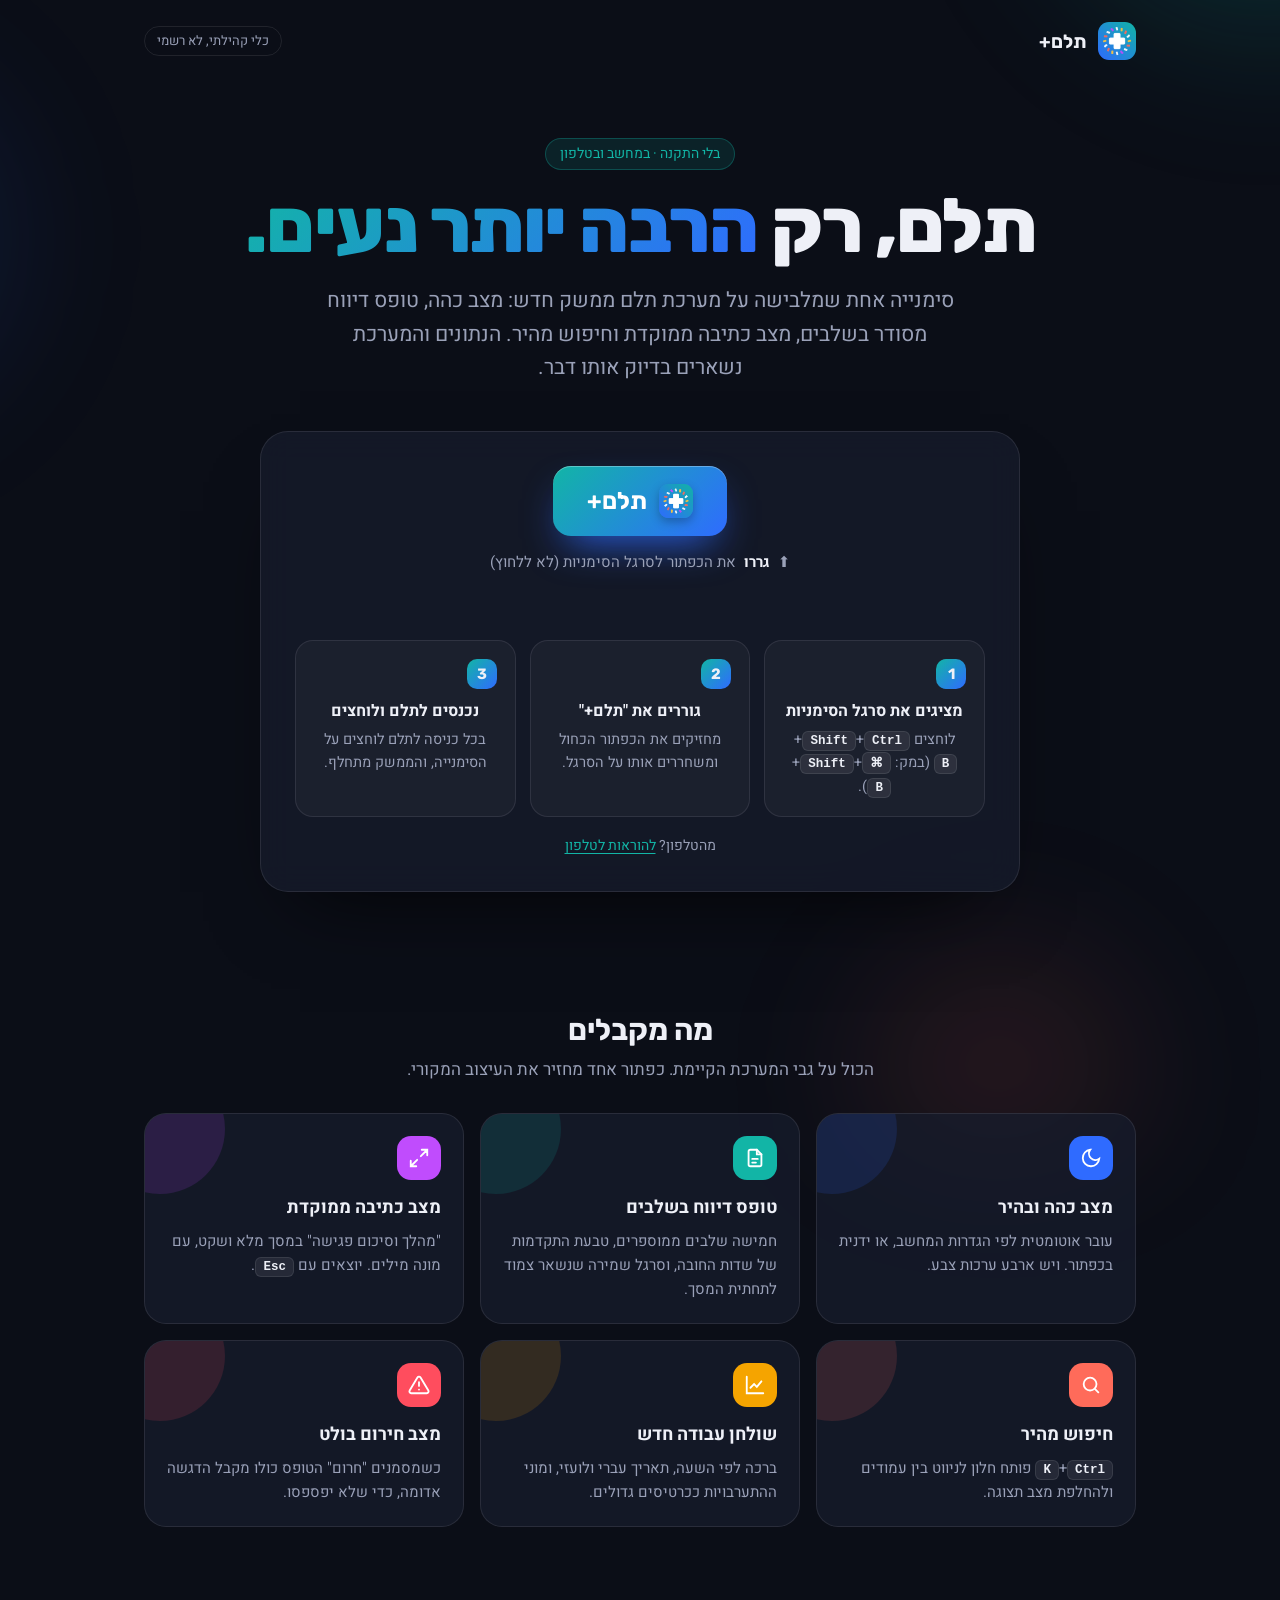
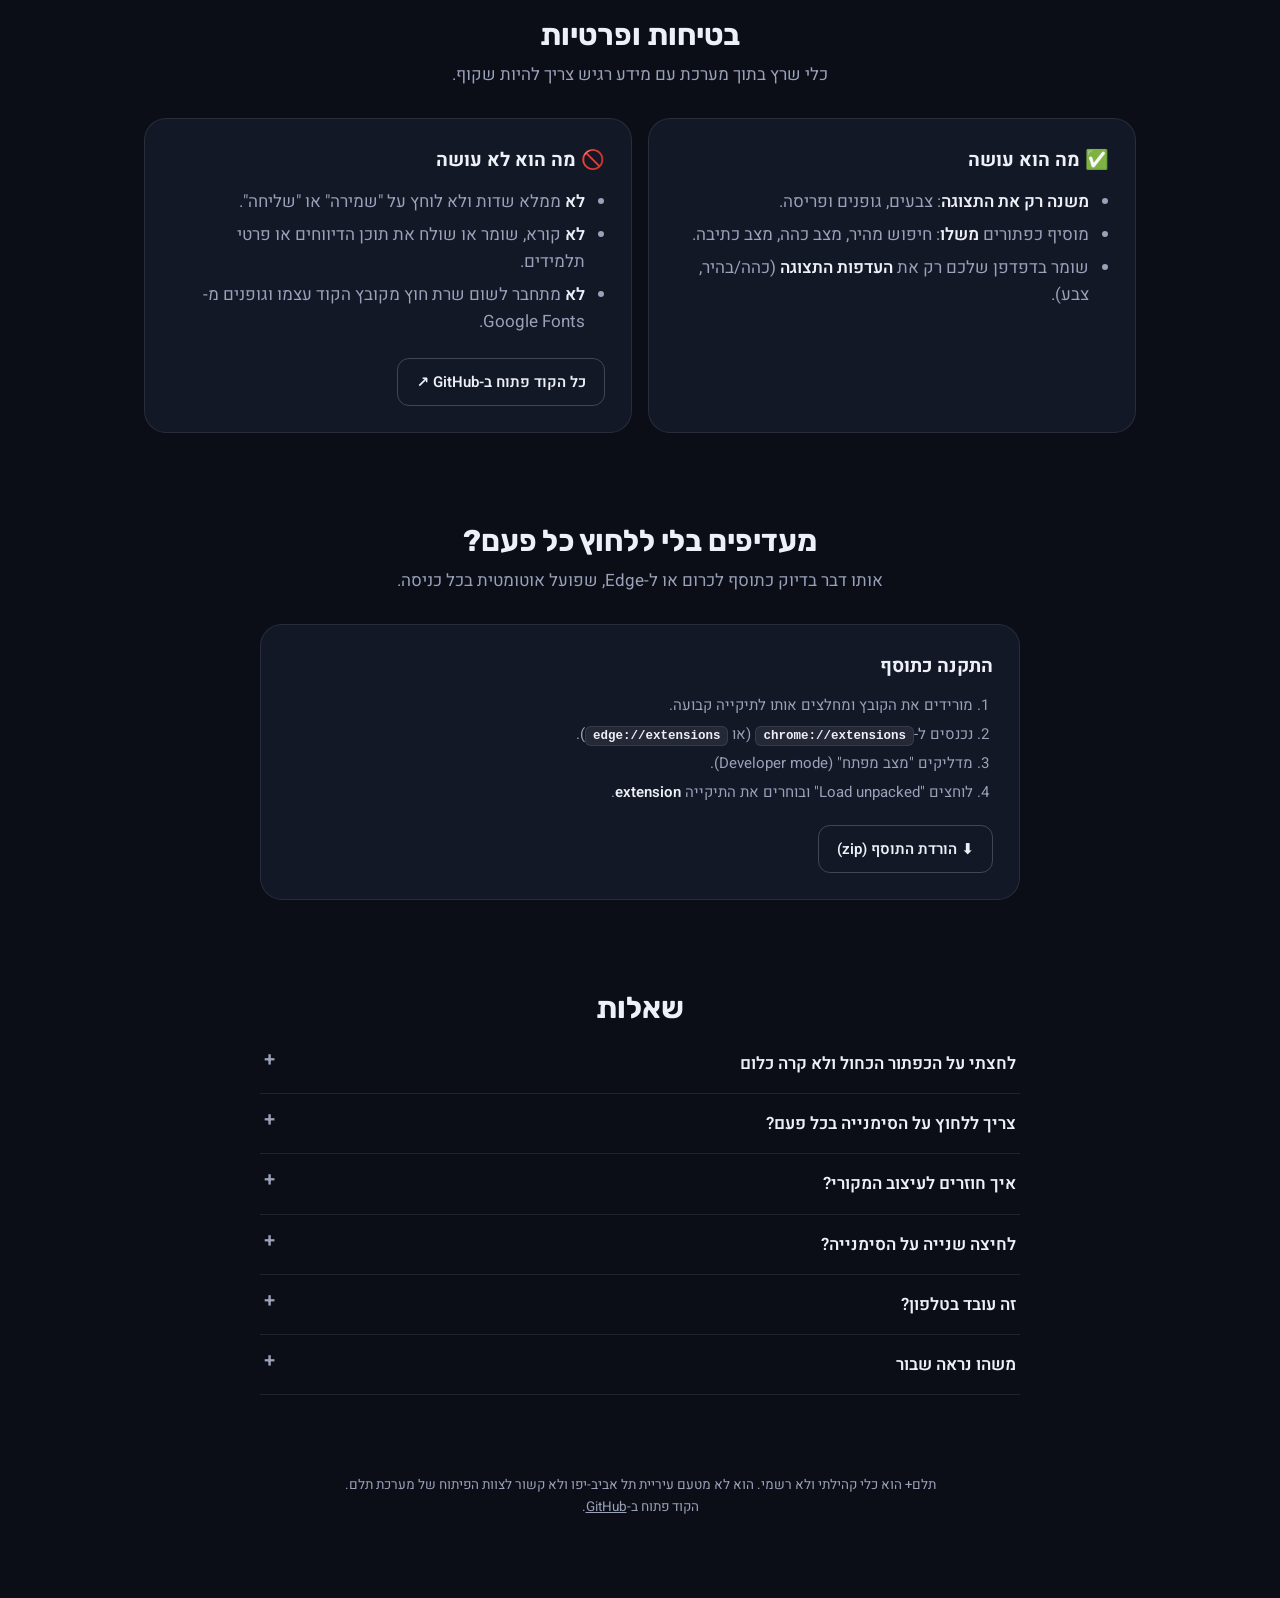
<file: index.html>
<!doctype html>
<html lang="he" dir="rtl">
<head>
<meta charset="utf-8">
<meta name="viewport" content="width=device-width, initial-scale=1">
<title>תלם+ | ממשק חדש למערכת תלם</title>
<meta name="description" content="סימנייה אחת שמלבישה על מערכת תלם ממשק חדש: מצב כהה, טופס דיווח מסודר, מצב כתיבה ממוקדת וחיפוש מהיר.">
<link rel="icon" href="extension/icons/icon48.png">
<link rel="preconnect" href="https://fonts.googleapis.com">
<link rel="stylesheet" href="https://fonts.googleapis.com/css2?family=Heebo:wght@400;500;600;700&family=Rubik:wght@600;700;800&display=swap">
<style>
  :root {
    --a1: #12b5a6; --a2: #2f6bff; --a3: #ff6b5a; --a4: #ffc53d;
    --bg: #0b0e17; --card: rgba(24, 29, 46, .7); --border: rgba(255,255,255,.09);
    --text: #eef0f7; --muted: #9aa1b8;
    --grad: linear-gradient(135deg, var(--a1), var(--a2));
  }
  * { box-sizing: border-box; }
  html { scroll-behavior: smooth; }
  body {
    margin: 0; color: var(--text); background: var(--bg);
    font: 17px/1.6 "Heebo", system-ui, sans-serif; -webkit-font-smoothing: antialiased;
    overflow-x: hidden;
  }
  body::before {
    content: ""; position: fixed; inset: -20vmax; z-index: -1; pointer-events: none; filter: blur(70px); opacity: .55;
    background:
      radial-gradient(38vmax 38vmax at 85% 5%, rgba(18,181,166,.6), transparent 60%),
      radial-gradient(30vmax 30vmax at 5% 35%, rgba(47,107,255,.45), transparent 60%),
      radial-gradient(26vmax 26vmax at 70% 95%, rgba(255,107,90,.3), transparent 60%);
    animation: drift 28s ease-in-out infinite alternate;
  }
  @keyframes drift { to { transform: translate3d(-4vmax, 3vmax, 0) rotate(8deg) scale(1.08); } }
  @media (prefers-reduced-motion: reduce) { *, *::before { animation: none !important; } }

  main { max-width: 1040px; margin: 0 auto; padding: 0 24px 80px; }
  nav { display: flex; align-items: center; gap: 12px; padding: 22px 0; }
  nav img { width: 38px; height: 38px; border-radius: 11px; }
  nav b { font: 700 19px "Rubik", sans-serif; }
  nav .tag { margin-inline-start: auto; font-size: 13px; color: var(--muted); border: 1px solid var(--border); border-radius: 99px; padding: 4px 12px; }

  .hero { text-align: center; padding: 56px 0 30px; }
  .eyebrow { display: inline-block; font-size: 14px; color: var(--a1); background: rgba(18,181,166,.12); border: 1px solid rgba(18,181,166,.3); border-radius: 99px; padding: 4px 14px; margin-bottom: 18px; }
  h1 { font: 800 clamp(40px, 7vw, 76px)/1.02 "Rubik", sans-serif; margin: 0 0 18px; letter-spacing: -.02em; }
  h1 span { background: var(--grad); -webkit-background-clip: text; background-clip: text; color: transparent; }
  .lead { font-size: clamp(17px, 2.2vw, 21px); color: var(--muted); max-width: 640px; margin: 0 auto; }

  .install {
    margin: 46px auto 0; max-width: 760px; padding: 34px; border-radius: 28px;
    background: var(--card); border: 1px solid var(--border); backdrop-filter: blur(16px);
    box-shadow: 0 40px 80px -40px rgba(0,0,0,.8);
  }
  .drag-zone { display: flex; flex-direction: column; align-items: center; gap: 14px; }
  .bm {
    display: inline-flex; align-items: center; gap: 12px; padding: 18px 34px; border-radius: 18px;
    background: var(--grad); color: #fff; text-decoration: none; cursor: grab;
    font: 700 24px "Rubik", sans-serif; letter-spacing: .01em;
    box-shadow: 0 18px 40px -14px rgba(47,107,255,.9), inset 0 1px 0 rgba(255,255,255,.3);
    animation: bob 2.6s ease-in-out infinite;
    user-select: none;
  }
  .bm img { width: 34px; height: 34px; border-radius: 9px; box-shadow: 0 4px 10px rgba(0,0,0,.25); }
  .bm:active { cursor: grabbing; }
  @keyframes bob { 50% { transform: translateY(-5px); } }
  .drag-hint { font-size: 15px; color: var(--muted); display: flex; align-items: center; gap: 8px; }
  .drag-hint b { color: var(--text); }
  .nudge { min-height: 22px; font-size: 14px; color: var(--a4); }

  .steps { display: grid; grid-template-columns: repeat(3, 1fr); gap: 14px; margin-top: 30px; }
  .step { padding: 18px; border-radius: 18px; background: rgba(255,255,255,.035); border: 1px solid var(--border); }
  .step .n { width: 30px; height: 30px; border-radius: 10px; display: grid; place-items: center; background: var(--grad); font: 700 15px "Rubik"; margin-bottom: 10px; }
  .step h3 { margin: 0 0 4px; font-size: 16px; }
  .step p { margin: 0; font-size: 14.5px; color: var(--muted); }
  kbd { font: 600 12.5px ui-monospace, monospace; padding: 2px 7px; border-radius: 6px; background: rgba(255,255,255,.08); border: 1px solid var(--border); direction: ltr; display: inline-block; color: var(--text); }

  h2 { font: 700 30px "Rubik", sans-serif; margin: 90px 0 8px; text-align: center; }
  .sub { text-align: center; color: var(--muted); margin: 0 0 30px; }
  .features { display: grid; grid-template-columns: repeat(auto-fit, minmax(240px, 1fr)); gap: 16px; }
  .f { padding: 22px; border-radius: 22px; background: var(--card); border: 1px solid var(--border); position: relative; overflow: hidden; }
  .f::after { content: ""; position: absolute; inset-inline-end: -50px; top: -50px; width: 130px; height: 130px; border-radius: 50%; background: var(--c, var(--a1)); opacity: .14; }
  .f .ic { width: 44px; height: 44px; border-radius: 14px; display: grid; place-items: center; background: var(--c, var(--a1)); color: #fff; margin-bottom: 14px; }
  .f .ic svg { width: 22px; height: 22px; }
  .f h3 { margin: 0 0 6px; font-size: 18px; }
  .f p { margin: 0; color: var(--muted); font-size: 15px; }

  .two { display: grid; grid-template-columns: 1fr 1fr; gap: 16px; }
  .panel { padding: 26px; border-radius: 22px; background: var(--card); border: 1px solid var(--border); }
  .panel h3 { margin: 0 0 12px; font-size: 19px; display: flex; align-items: center; gap: 10px; }
  .panel ul { margin: 0; padding: 0 20px 0 0; color: var(--muted); }
  .panel li { margin: 6px 0; }
  .panel li b { color: var(--text); font-weight: 600; }
  .btn { display: inline-flex; align-items: center; gap: 8px; margin-top: 16px; padding: 11px 18px; border-radius: 12px; text-decoration: none; color: var(--text); border: 1px solid rgba(255,255,255,.2); font-weight: 600; font-size: 15px; transition: background .2s; }
  .btn:hover { background: rgba(255,255,255,.06); }
  ol.ext { margin: 10px 0 0; padding: 0 20px 0 0; color: var(--muted); font-size: 15px; }
  ol.ext li { margin: 5px 0; }

  details { border-bottom: 1px solid var(--border); padding: 16px 4px; }
  details summary { cursor: pointer; font-weight: 600; list-style: none; display: flex; justify-content: space-between; gap: 12px; }
  details summary::after { content: "+"; color: var(--muted); font-size: 20px; line-height: 1; }
  details[open] summary::after { content: "–"; }
  details p { color: var(--muted); margin: 10px 0 0; }
  .faq { max-width: 760px; margin: 0 auto; }

  footer { margin-top: 80px; text-align: center; color: var(--muted); font-size: 13.5px; }
  footer a { color: var(--muted); }

  @media (max-width: 760px) { .steps, .two { grid-template-columns: 1fr; } .install { padding: 24px; } }

  /* device switch */
  .mobile-only { display: none; }
  body.is-mobile .mobile-only { display: block; }
  body.is-mobile .desktop-only { display: none; }
  .switch-view { margin-top: 18px; font-size: 14px; color: var(--muted); }
  .switch-view button { all: unset; cursor: pointer; color: var(--a1); text-decoration: underline; text-underline-offset: 3px; }

  .copy-btn {
    all: unset; box-sizing: border-box; cursor: pointer;
    display: flex; align-items: center; justify-content: center; gap: 10px; width: 100%;
    padding: 18px; border-radius: 18px; background: var(--grad); color: #fff;
    font: 700 20px "Rubik", sans-serif;
    box-shadow: 0 18px 40px -14px rgba(47,107,255,.9), inset 0 1px 0 rgba(255,255,255,.3);
  }
  .copy-btn.done { background: linear-gradient(135deg, #1fbf7a, #12b5a6); }
  .copy-btn img { width: 30px; height: 30px; border-radius: 8px; }
  .code-fallback { display: none; width: 100%; margin-top: 10px; min-height: 90px; border-radius: 12px; border: 1px solid var(--border); background: rgba(0,0,0,.3); color: var(--muted); font: 12px ui-monospace, monospace; direction: ltr; padding: 10px; }
  .code-fallback.show { display: block; }

  .tabs { display: flex; gap: 4px; padding: 4px; margin: 22px 0 6px; border-radius: 14px; background: rgba(255,255,255,.05); border: 1px solid var(--border); }
  .tabs button { all: unset; flex: 1; text-align: center; cursor: pointer; padding: 10px; border-radius: 10px; color: var(--muted); font-weight: 600; font-size: 15px; }
  .tabs button.on { background: var(--grad); color: #fff; }
  .platform { display: none; text-align: start; }
  .platform.on { display: block; }
  .platform ol { margin: 10px 0 0; padding: 0; list-style: none; counter-reset: st; }
  .platform li { counter-increment: st; position: relative; padding: 12px 46px 12px 0; border-bottom: 1px solid var(--border); font-size: 15.5px; }
  .platform li:last-child { border-bottom: 0; }
  .platform li::before { content: counter(st); position: absolute; right: 0; top: 10px; width: 30px; height: 30px; border-radius: 10px; display: grid; place-items: center; background: var(--grad); color: #fff; font: 700 14px "Rubik"; }
  .platform li small { display: block; color: var(--muted); font-size: 13.5px; margin-top: 2px; }
  .ui { display: inline-block; padding: 1px 8px; border-radius: 7px; background: rgba(255,255,255,.09); border: 1px solid var(--border); font-size: 14px; white-space: nowrap; }
  .tip { margin-top: 14px; padding: 12px 14px; border-radius: 12px; background: rgba(255,197,61,.1); border: 1px solid rgba(255,197,61,.3); color: #ffe3a3; font-size: 14px; text-align: start; }
</style>
</head>
<body>
<main>
  <nav>
    <img src="extension/icons/icon128.png" alt="">
    <b>תלם+</b>
    <span class="tag">כלי קהילתי, לא רשמי</span>
  </nav>

  <section class="hero">
    <div class="eyebrow">בלי התקנה · במחשב ובטלפון</div>
    <h1>תלם, רק <span>הרבה יותר נעים.</span></h1>
    <p class="lead">סימנייה אחת שמלבישה על מערכת תלם ממשק חדש: מצב כהה, טופס דיווח מסודר בשלבים, מצב כתיבה ממוקדת וחיפוש מהיר. הנתונים והמערכת נשארים בדיוק אותו דבר.</p>

    <div class="install" id="install">
      <div class="desktop-only">
      <div class="drag-zone">
        <a class="bm" id="bm" href="#" draggable="true" title="גררו אותי לסרגל הסימניות">
          <img src="extension/icons/icon128.png" alt="">תלם+
        </a>
        <div class="drag-hint">⬆ <b>גררו</b> את הכפתור לסרגל הסימניות (לא ללחוץ)</div>
        <div class="nudge" id="nudge" aria-live="polite"></div>
      </div>
      <div class="steps">
        <div class="step"><div class="n">1</div><h3>מציגים את סרגל הסימניות</h3><p>לוחצים <kbd>Ctrl</kbd>+<kbd>Shift</kbd>+<kbd>B</kbd> (במק: <kbd>⌘</kbd>+<kbd>Shift</kbd>+<kbd>B</kbd>).</p></div>
        <div class="step"><div class="n">2</div><h3>גוררים את "תלם+"</h3><p>מחזיקים את הכפתור הכחול ומשחררים אותו על הסרגל.</p></div>
        <div class="step"><div class="n">3</div><h3>נכנסים לתלם ולוחצים</h3><p>בכל כניסה לתלם לוחצים על הסימנייה, והממשק מתחלף.</p></div>
      </div>
      <div class="switch-view">מהטלפון? <button type="button" data-view="mobile">להוראות לטלפון</button></div>
      </div>

      <div class="mobile-only">
        <button class="copy-btn" id="copy" type="button"><img src="extension/icons/icon128.png" alt=""><span>העתקת קוד הסימנייה</span></button>
        <textarea class="code-fallback" id="code" readonly aria-label="קוד הסימנייה"></textarea>

        <div class="tabs" role="tablist">
          <button type="button" data-p="ios" role="tab">אייפון (Safari)</button>
          <button type="button" data-p="android" role="tab">אנדרואיד (Chrome)</button>
        </div>

        <div class="platform" id="p-ios">
          <ol>
            <li>לוחצים על הכפתור הכחול למעלה כדי להעתיק את הקוד.</li>
            <li>שומרים את הדף הזה כסימנייה: <span class="ui">שיתוף ⬆</span> ← <span class="ui">הוספת סימנייה</span> ← <span class="ui">שמירה</span>.</li>
            <li>פותחים את הסימניות <span class="ui">📖</span> ← <span class="ui">עריכה</span> ← נוגעים בסימנייה החדשה.<small>משנים את השם ל"תלם+".</small></li>
            <li>בשדה הכתובת: מוחקים הכול ומדביקים את הקוד ← <span class="ui">סיום</span>.</li>
            <li>בתלם: <span class="ui">📖</span> ← <span class="ui">תלם+</span>. זהו.</li>
          </ol>
        </div>

        <div class="platform" id="p-android">
          <ol>
            <li>לוחצים על הכפתור הכחול למעלה כדי להעתיק את הקוד.</li>
            <li>שומרים את הדף הזה כסימנייה: <span class="ui">⋮</span> ← <span class="ui">☆</span>.</li>
            <li>לוחצים <span class="ui">עריכה</span> בהודעה שקופצת למטה (או <span class="ui">⋮</span> ← <span class="ui">סימניות</span> ← <span class="ui">⋮</span> ליד הסימנייה ← <span class="ui">עריכה</span>).</li>
            <li>שם: "תלם+". בכתובת: מוחקים הכול ומדביקים את הקוד. חוזרים אחורה כדי לשמור.</li>
            <li>בתלם: מקלידים <b>תלם+</b> בשורת הכתובת ובוחרים את הסימנייה מההצעות.<small>לא ללחוץ Enter, כי אז זה יחפש בגוגל. צריך לגעת בהצעה עם הכוכב.</small></li>
          </ol>
        </div>

        <div class="tip">💡 צריך להפעיל את הסימנייה בכל פעם שפותחים את תלם. בתוך המערכת, כשעוברים בין מסכים, העיצוב נשאר.</div>
        <div class="switch-view">במחשב? <button type="button" data-view="desktop">להוראות למחשב</button></div>
      </div>
    </div>
  </section>

  <h2>מה מקבלים</h2>
  <p class="sub">הכול על גבי המערכת הקיימת. כפתור אחד מחזיר את העיצוב המקורי.</p>
  <div class="features">
    <div class="f" style="--c:#2f6bff"><div class="ic"><svg viewBox="0 0 24 24" fill="none" stroke="currentColor" stroke-width="2" stroke-linecap="round"><path d="M21 12.8A9 9 0 1 1 11.2 3a7 7 0 0 0 9.8 9.8z"/></svg></div><h3>מצב כהה ובהיר</h3><p>עובר אוטומטית לפי הגדרות המחשב, או ידנית בכפתור. ויש ארבע ערכות צבע.</p></div>
    <div class="f" style="--c:#12b5a6"><div class="ic"><svg viewBox="0 0 24 24" fill="none" stroke="currentColor" stroke-width="2" stroke-linecap="round"><path d="M14 3H7a2 2 0 0 0-2 2v14a2 2 0 0 0 2 2h10a2 2 0 0 0 2-2V8z"/><path d="M14 3v5h5M9 13h6M9 17h4"/></svg></div><h3>טופס דיווח בשלבים</h3><p>חמישה שלבים ממוספרים, טבעת התקדמות של שדות החובה, וסרגל שמירה שנשאר צמוד לתחתית המסך.</p></div>
    <div class="f" style="--c:#c04cfd"><div class="ic"><svg viewBox="0 0 24 24" fill="none" stroke="currentColor" stroke-width="2" stroke-linecap="round"><path d="M15 3h6v6M9 21H3v-6M21 3l-7 7M3 21l7-7"/></svg></div><h3>מצב כתיבה ממוקדת</h3><p>"מהלך וסיכום פגישה" במסך מלא ושקט, עם מונה מילים. יוצאים עם <kbd>Esc</kbd>.</p></div>
    <div class="f" style="--c:#ff6b5a"><div class="ic"><svg viewBox="0 0 24 24" fill="none" stroke="currentColor" stroke-width="2" stroke-linecap="round"><circle cx="11" cy="11" r="7"/><path d="m20 20-3.5-3.5"/></svg></div><h3>חיפוש מהיר</h3><p><kbd>Ctrl</kbd>+<kbd>K</kbd> פותח חלון לניווט בין עמודים ולהחלפת מצב תצוגה.</p></div>
    <div class="f" style="--c:#f5a400"><div class="ic"><svg viewBox="0 0 24 24" fill="none" stroke="currentColor" stroke-width="2" stroke-linecap="round"><path d="M3 3v18h18"/><path d="M7 15l4-4 3 3 5-6"/></svg></div><h3>שולחן עבודה חדש</h3><p>ברכה לפי השעה, תאריך עברי ולועזי, ומוני ההתערבויות ככרטיסים גדולים.</p></div>
    <div class="f" style="--c:#ff4d5e"><div class="ic"><svg viewBox="0 0 24 24" fill="none" stroke="currentColor" stroke-width="2" stroke-linecap="round"><path d="M12 9v4M12 17h.01"/><path d="M10.3 3.9 1.8 18a2 2 0 0 0 1.7 3h17a2 2 0 0 0 1.7-3L13.7 3.9a2 2 0 0 0-3.4 0z"/></svg></div><h3>מצב חירום בולט</h3><p>כשמסמנים "חרום" הטופס כולו מקבל הדגשה אדומה, כדי שלא יפספסו.</p></div>
  </div>

  <h2>בטיחות ופרטיות</h2>
  <p class="sub">כלי שרץ בתוך מערכת עם מידע רגיש צריך להיות שקוף.</p>
  <div class="two">
    <div class="panel">
      <h3>✅ מה הוא עושה</h3>
      <ul>
        <li><b>משנה רק את התצוגה</b>: צבעים, גופנים ופריסה.</li>
        <li>מוסיף כפתורים <b>משלו</b>: חיפוש מהיר, מצב כהה, מצב כתיבה.</li>
        <li>שומר בדפדפן שלכם רק את <b>העדפות התצוגה</b> (כהה/בהיר, צבע).</li>
      </ul>
    </div>
    <div class="panel">
      <h3>🚫 מה הוא לא עושה</h3>
      <ul>
        <li><b>לא</b> ממלא שדות ולא לוחץ על "שמירה" או "שליחה".</li>
        <li><b>לא</b> קורא, שומר או שולח את תוכן הדיווחים או פרטי תלמידים.</li>
        <li><b>לא</b> מתחבר לשום שרת חוץ מקובץ הקוד עצמו וגופנים מ-Google Fonts.</li>
      </ul>
      <a class="btn" href="https://github.com/Iftachts/telem-plus" target="_blank" rel="noopener">כל הקוד פתוח ב-GitHub ↗</a>
    </div>
  </div>

  <h2>מעדיפים בלי ללחוץ כל פעם?</h2>
  <p class="sub">אותו דבר בדיוק כתוסף לכרום או ל-Edge, שפועל אוטומטית בכל כניסה.</p>
  <div class="panel" style="max-width:760px;margin:0 auto">
    <h3>התקנה כתוסף</h3>
    <ol class="ext">
      <li>מורידים את הקובץ ומחלצים אותו לתיקייה קבועה.</li>
      <li>נכנסים ל-<kbd>chrome://extensions</kbd> (או <kbd>edge://extensions</kbd>).</li>
      <li>מדליקים "מצב מפתח" (Developer mode).</li>
      <li>לוחצים "Load unpacked" ובוחרים את התיקייה <b>extension</b>.</li>
    </ol>
    <a class="btn" href="telem-plus-extension.zip" download>⬇ הורדת התוסף (zip)</a>
  </div>

  <h2>שאלות</h2>
  <div class="faq">
    <details><summary>לחצתי על הכפתור הכחול ולא קרה כלום</summary><p>זה בסדר. את הכפתור צריך <b>לגרור</b> לסרגל הסימניות, לא ללחוץ עליו. הסימנייה עובדת רק בתוך תלם.</p></details>
    <details><summary>צריך ללחוץ על הסימנייה בכל פעם?</summary><p>כן, בכל פעם שפותחים או מרעננים את תלם. בתוך המערכת, כשעוברים בין מסכים, העיצוב נשאר. מי שלא רוצה ללחוץ כל פעם יכול להתקין את התוסף.</p></details>
    <details><summary>איך חוזרים לעיצוב המקורי?</summary><p>מרעננים את הדף. אפשר גם <kbd>Ctrl</kbd>+<kbd>K</kbd> ← "כיבוי תלם+".</p></details>
    <details><summary>לחיצה שנייה על הסימנייה?</summary><p>פותחת את החיפוש המהיר.</p></details>
    <details><summary>זה עובד בטלפון?</summary><p>כן, באייפון (Safari) ובאנדרואיד (Chrome). ההתקנה שונה קצת: מעתיקים את הקוד ושומרים אותו כסימנייה. כשנכנסים לדף הזה מהטלפון מופיעות ההוראות המתאימות, וגם <a href="#install" data-view="mobile" style="color:inherit">כאן</a>. התוסף לכרום לא עובד בטלפון, אבל הסימנייה כן.</p></details>
    <details><summary>משהו נראה שבור</summary><p>תלם מתעדכן מדי פעם. מרעננים את הדף כדי לחזור למקור, ומדווחים ב-<a href="https://github.com/Iftachts/telem-plus/issues" target="_blank" rel="noopener" style="color:inherit">GitHub</a>.</p></details>
  </div>

  <footer>
    תלם+ הוא כלי קהילתי ולא רשמי. הוא לא מטעם עיריית תל אביב-יפו ולא קשור לצוות הפיתוח של מערכת תלם.<br>
    הקוד פתוח ב-<a href="https://github.com/Iftachts/telem-plus">GitHub</a>.
  </footer>
</main>

<script>
  // Build the bookmarklet from the address this page is served from, so forks work too.
  const here = /^https?:$/.test(location.protocol) ? new URL(".", location.href).href : "https://iftachts.github.io/telem-plus/";
  const src = here + "telem-plus.js";
  const code = "(function(){" +
    "if(location.hostname!=='telem.tel-aviv.gov.il'){alert('תלם+ עובד רק בתוך מערכת תלם (telem.tel-aviv.gov.il)');return}" +
    "if(window.__telemPlusOpen){window.__telemPlusOpen();return}" +
    "var s=document.createElement('script');" +
    "s.src='" + src + "?v='+Math.floor(Date.now()/36e5);" +
    "s.onerror=function(){alert('תלם+ לא נטען. בדקו את החיבור לאינטרנט ונסו שוב.')};" +
    "document.head.appendChild(s)})()";
  const bm = document.getElementById("bm");
  bm.href = "javascript:" + encodeURIComponent(code);
  const bookmarklet = bm.href;

  // Phone or computer?
  const ua = navigator.userAgent;
  const isIOS = /iPhone|iPad|iPod/i.test(ua) || (navigator.platform === "MacIntel" && navigator.maxTouchPoints > 1);
  const isAndroid = /Android/i.test(ua);
  const setView = (v) => document.body.classList.toggle("is-mobile", v === "mobile");
  setView(isIOS || isAndroid || matchMedia("(pointer: coarse)").matches ? "mobile" : "desktop");
  document.querySelectorAll("[data-view]").forEach((b) => b.addEventListener("click", () => setView(b.dataset.view)));

  // Platform tabs
  const setPlatform = (p) => {
    document.querySelectorAll(".tabs button").forEach((b) => b.classList.toggle("on", b.dataset.p === p));
    document.querySelectorAll(".platform").forEach((el) => el.classList.toggle("on", el.id === "p-" + p));
  };
  setPlatform(isAndroid ? "android" : "ios");
  document.querySelectorAll(".tabs button").forEach((b) => b.addEventListener("click", () => setPlatform(b.dataset.p)));

  // Copy the bookmarklet code
  const copyBtn = document.getElementById("copy");
  const codeBox = document.getElementById("code");
  codeBox.value = bookmarklet;
  copyBtn.addEventListener("click", async () => {
    try {
      await navigator.clipboard.writeText(bookmarklet);
      copyBtn.classList.add("done");
      copyBtn.querySelector("span").textContent = "הועתק ✓ עכשיו לשלב 2";
    } catch {
      // Clipboard blocked: show the code so it can be copied by hand
      codeBox.classList.add("show");
      codeBox.focus(); codeBox.select();
      copyBtn.querySelector("span").textContent = "סמנו את הקוד למטה והעתיקו";
    }
  });

  // On this page a click does nothing; the button is meant to be dragged.
  bm.addEventListener("click", (e) => {
    e.preventDefault();
    document.getElementById("nudge").textContent = "לא ללחוץ, לגרור 🙂 מחזיקים את הכפתור ומשחררים אותו על סרגל הסימניות.";
  });
</script>
</body>
</html>
</file>
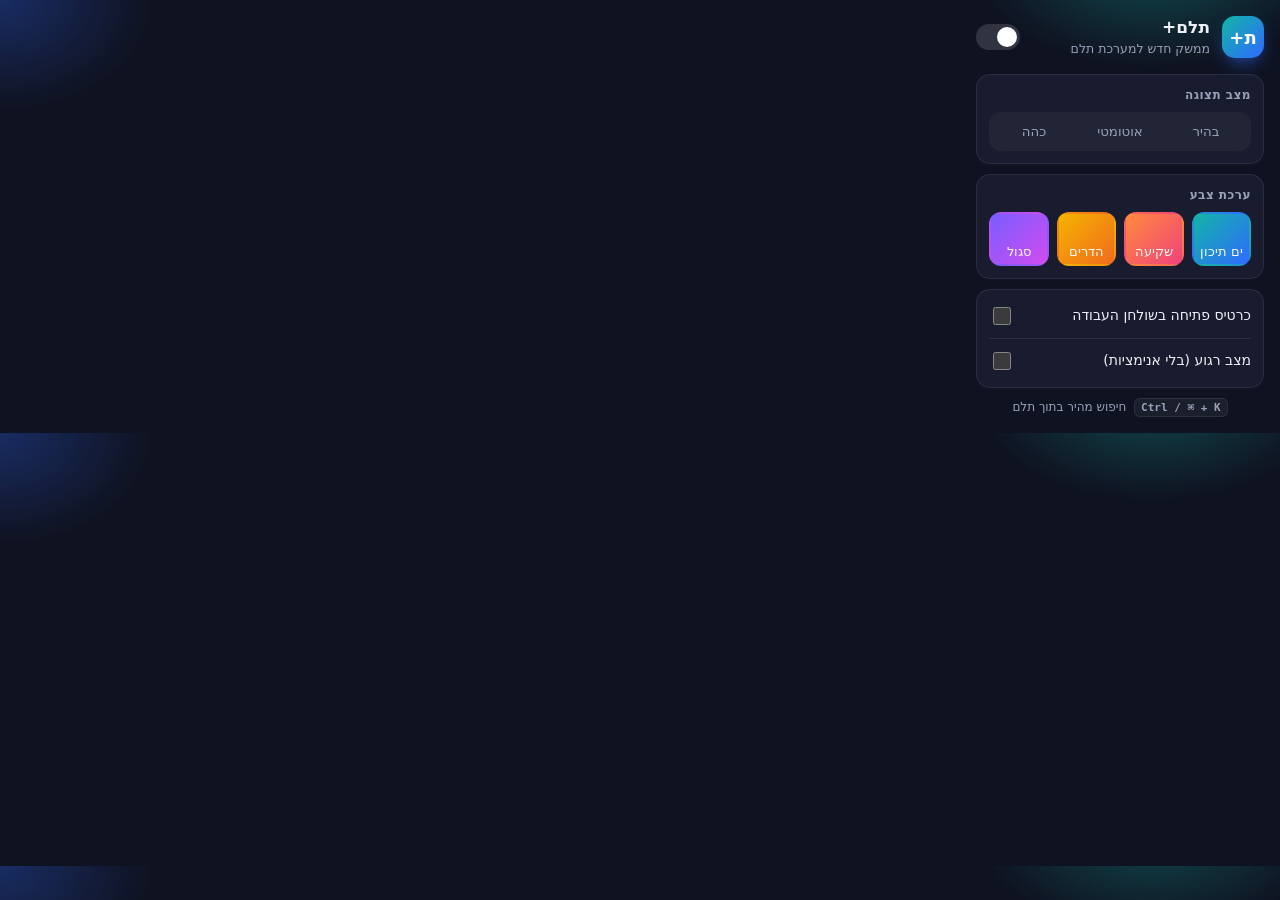
<file: extension/popup.html>
<!doctype html>
<html lang="he" dir="rtl">
<head>
  <meta charset="utf-8">
  <title>תלם+</title>
  <link rel="stylesheet" href="popup.css">
</head>
<body>
  <header>
    <div class="logo">ת+</div>
    <div>
      <h1>תלם+</h1>
      <p>ממשק חדש למערכת תלם</p>
    </div>
    <label class="switch" title="הפעלה / כיבוי">
      <input type="checkbox" id="enabled">
      <span></span>
    </label>
  </header>

  <section>
    <h2>מצב תצוגה</h2>
    <div class="seg" id="theme">
      <button data-v="light">בהיר</button>
      <button data-v="auto">אוטומטי</button>
      <button data-v="dark">כהה</button>
    </div>
  </section>

  <section>
    <h2>ערכת צבע</h2>
    <div class="swatches" id="accent">
      <button data-v="sea" style="--a:#12b5a6;--b:#2f6bff" title="ים תיכון"><span>ים תיכון</span></button>
      <button data-v="sunset" style="--a:#ff8a3d;--b:#f0437a" title="שקיעה בגורדון"><span>שקיעה</span></button>
      <button data-v="citrus" style="--a:#f5b400;--b:#f06b1d" title="הדרים"><span>הדרים</span></button>
      <button data-v="violet" style="--a:#7a5cff;--b:#d04cf0" title="סגול לילי"><span>סגול</span></button>
    </div>
  </section>

  <section class="rows">
    <label class="row"><span>כרטיס פתיחה בשולחן העבודה</span><input type="checkbox" id="hero"></label>
    <label class="row"><span>מצב רגוע (בלי אנימציות)</span><input type="checkbox" id="calm"></label>
  </section>

  <footer>
    <span class="kbd">Ctrl / ⌘ + K</span> חיפוש מהיר בתוך תלם
  </footer>
  <script src="popup.js"></script>
</body>
</html>
</file>
<file: extension/popup.css>
:root {
  --bg: #0f1220; --card: #181c2e; --border: rgba(255,255,255,.08);
  --text: #eef0f7; --muted: #9aa1b8; --a: #12b5a6; --b: #2f6bff;
  color-scheme: dark;
}
* { box-sizing: border-box; }
body {
  margin: 0; width: 320px; padding: 16px;
  font: 14px/1.4 "Heebo", system-ui, -apple-system, "Segoe UI", sans-serif;
  color: var(--text);
  background:
    radial-gradient(260px 160px at 90% -10%, rgba(18,181,166,.35), transparent 70%),
    radial-gradient(220px 160px at 0% 0%, rgba(47,107,255,.3), transparent 70%),
    var(--bg);
}
header { display: flex; align-items: center; gap: 12px; margin-bottom: 16px; }
.logo {
  width: 42px; height: 42px; border-radius: 13px; display: grid; place-items: center;
  font: 800 18px system-ui; color: #fff; background: linear-gradient(135deg, var(--a), var(--b));
  box-shadow: 0 8px 20px -8px var(--b);
}
h1 { margin: 0; font-size: 17px; }
header p { margin: 0; color: var(--muted); font-size: 12.5px; }
header > div:nth-child(2) { flex: 1; }
h2 { margin: 0 0 8px; font-size: 12px; font-weight: 600; color: var(--muted); letter-spacing: .04em; }
section { padding: 12px; margin-bottom: 10px; border-radius: 14px; background: var(--card); border: 1px solid var(--border); }

.seg { display: flex; gap: 4px; padding: 4px; border-radius: 12px; background: rgba(255,255,255,.04); }
.seg button {
  flex: 1; border: 0; padding: 8px 0; border-radius: 9px; cursor: pointer;
  background: transparent; color: var(--muted); font: 600 13px inherit; font-family: inherit;
}
.seg button.on { background: linear-gradient(135deg, var(--a), var(--b)); color: #fff; }

.swatches { display: grid; grid-template-columns: repeat(4, 1fr); gap: 8px; }
.swatches button {
  position: relative; height: 54px; border-radius: 12px; cursor: pointer;
  border: 2px solid transparent; background: linear-gradient(135deg, var(--a), var(--b));
  display: flex; align-items: flex-end; justify-content: center; padding: 0 0 5px;
  transition: transform .15s;
}
.swatches button span { font: 600 10.5px inherit; font-family: inherit; color: rgba(255,255,255,.95); }
.swatches button:hover { transform: translateY(-2px); }
.swatches button.on { border-color: #fff; box-shadow: 0 0 0 3px rgba(255,255,255,.15); }

.rows { padding: 4px 12px; }
.row { display: flex; align-items: center; justify-content: space-between; padding: 10px 0; cursor: pointer; }
.row + .row { border-top: 1px solid var(--border); }
.row input { width: 18px; height: 18px; accent-color: var(--b); }

.switch { position: relative; width: 44px; height: 26px; flex: 0 0 auto; }
.switch input { opacity: 0; width: 0; height: 0; position: absolute; }
.switch span {
  position: absolute; inset: 0; border-radius: 99px; cursor: pointer;
  background: rgba(255,255,255,.14); transition: background .2s;
}
.switch span::after {
  content: ""; position: absolute; top: 3px; right: 3px; width: 20px; height: 20px; border-radius: 50%;
  background: #fff; transition: transform .2s;
}
.switch input:checked + span { background: linear-gradient(135deg, var(--a), var(--b)); }
.switch input:checked + span::after { transform: translateX(-18px); }

body.off section { opacity: .45; pointer-events: none; }
footer { margin-top: 6px; text-align: center; color: var(--muted); font-size: 12px; }
.kbd { display: inline-block; padding: 2px 6px; border-radius: 6px; border: 1px solid var(--border); background: rgba(255,255,255,.05); direction: ltr; font: 600 11px ui-monospace, monospace; margin-left: 4px; }
</file>
